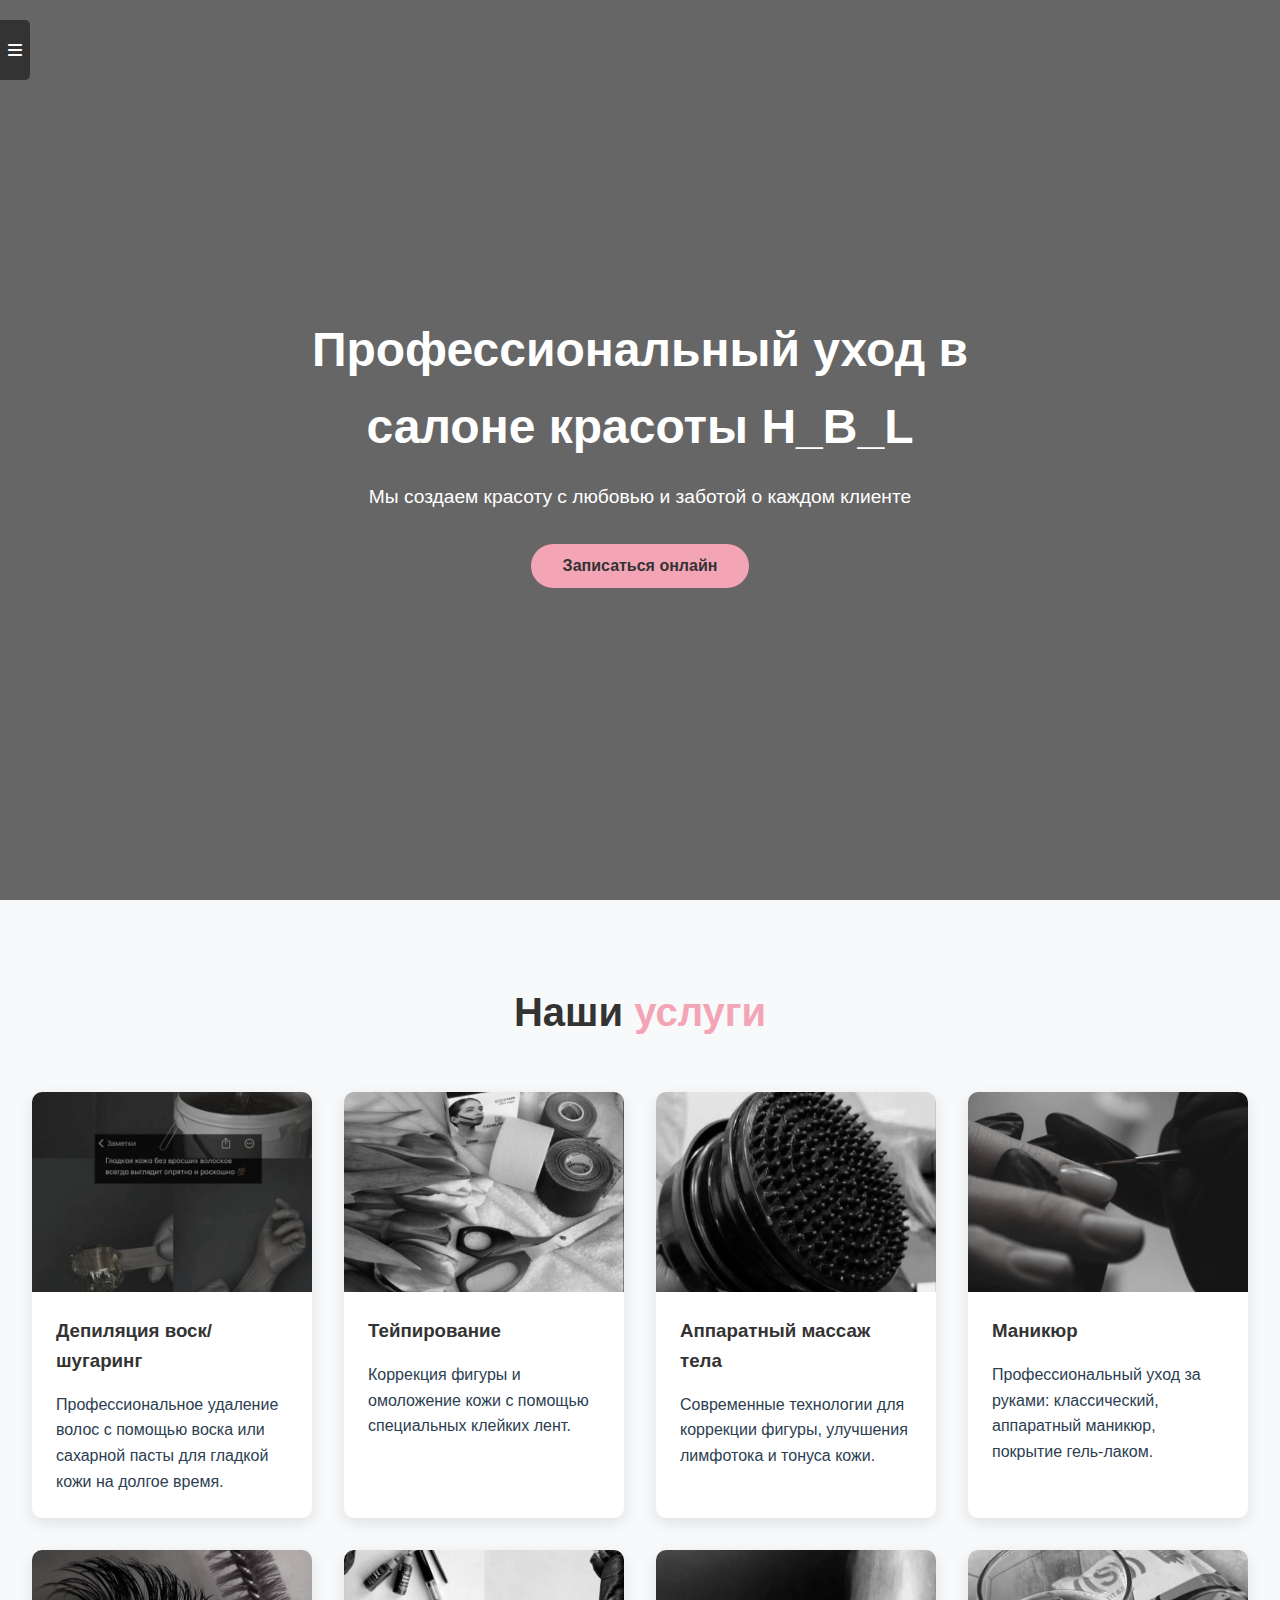
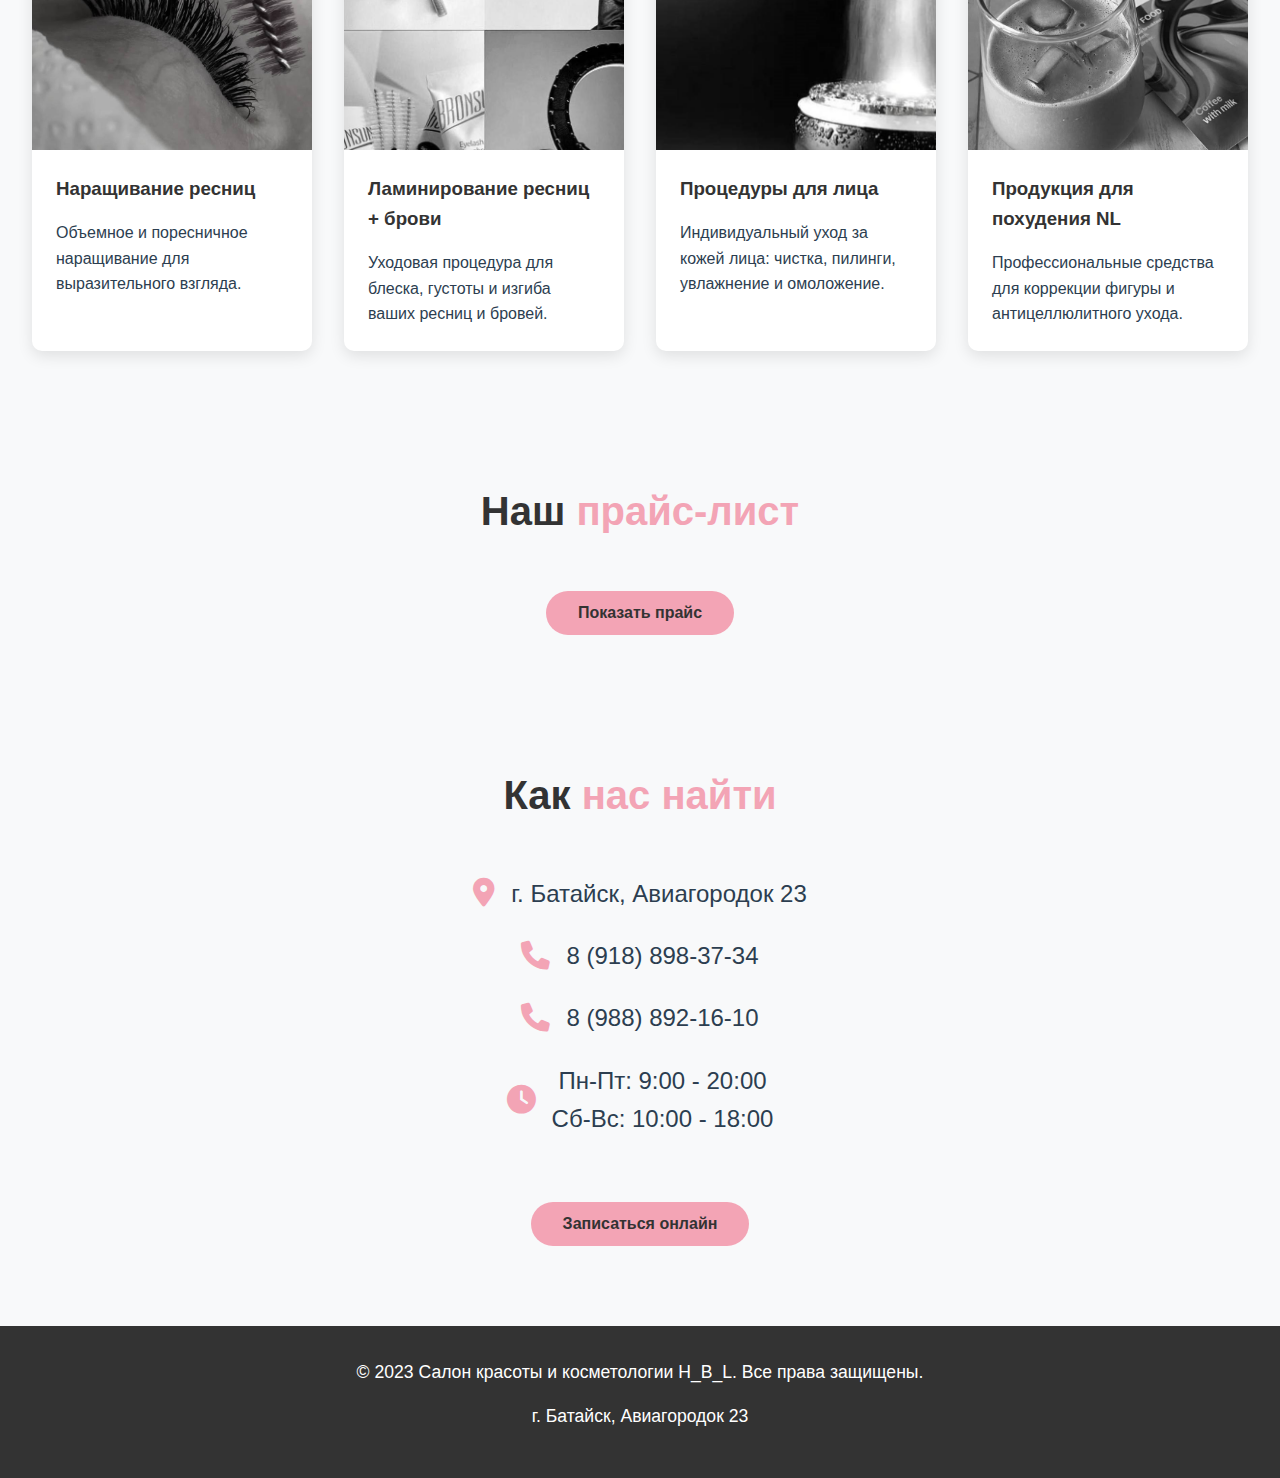
<file: index.html>
<!DOCTYPE html>
<html lang="ru">
<head>
    <meta charset="UTF-8">
    <meta name="viewport" content="width=device-width, initial-scale=1.0">
    <title>H_B_L - Салон красоты и косметологии в Батайске</title>
    <link rel="stylesheet" href="https://cdnjs.cloudflare.com/ajax/libs/font-awesome/6.0.0-beta3/css/all.min.css">
    <link rel="stylesheet" href="styles.css">
    <link rel="icon" href="favicon.ico" type="image/x-icon">
<!-- Или если favicon в папке images -->
<link rel="icon" href="img/photo_2025-07-09_23-07-37.png" type="image/x-icon">
<!-- Для старых браузеров -->
<link rel="shortcut icon" href="img/photo_2025-07-09_23-07-37.png" type="image/x-icon">
<!-- Для Retina-дисплеев -->
<link rel="icon" type="image/png" sizes="32x32" href="img/photo_2025-07-09_23-07-37.png">
<link rel="icon" type="image/png" sizes="16x16" href="img/photo_2025-07-09_23-07-37.png">
<!-- Для Apple устройств -->
<link rel="apple-touch-icon" sizes="180x180" href="img/photo_2025-07-09_23-07-37.png">
</head>
<body>
    <!-- Боковое меню -->
    <div class="side-menu">
        <div class="menu-toggle">
            <i class="fas fa-bars"></i>
        </div>
        
        <a href="#" class="logo">H<span>_</span>B<span>_</span>L</a>
        
        <a href="#services" class="menu-item">
            <i class="fas fa-spa"></i>
            <span>Услуги</span>
        </a>
        
        <a href="#price" class="menu-item">
            <i class="fas fa-tags"></i>
            <span>Прайс</span>
        </a>
        
        <a href="#contact" class="menu-item">
            <i class="fas fa-phone-alt"></i>
            <span>Контакты</span>
        </a>
    </div>

    <section class="hero">
        <div class="hero-content">
            <h1>Профессиональный уход в салоне красоты H_B_L</h1>
            <p>Мы создаем красоту с любовью и заботой о каждом клиенте</p>
            <button id="bookBtn" class="btn">Записаться онлайн</button>
        </div>
    </section>

    <section id="services" class="services">
        <div class="container">
            <h2 class="section-title">Наши <span>услуги</span></h2>
            <div class="services-grid">
                <!-- Депиляция воск/шугаринг -->
                <div class="service-card">
                    <div class="service-img">
                        <img src="img/photo_2025-07-09_21-35-16.jpg" alt="Депиляция">
                    </div>
                    <div class="service-content">
                        <h3>Депиляция воск/шугаринг</h3>
                        <p>Профессиональное удаление волос с помощью воска или сахарной пасты для гладкой кожи на долгое время.</p>
                    </div>
                </div>

                <!-- Тейпирование -->
                <div class="service-card">
                    <div class="service-img">
                        <img src="img/photo_2025-07-09_21-35-21.jpg" alt="Тейпирование">
                    </div>
                    <div class="service-content">
                        <h3>Тейпирование</h3>
                        <p>Коррекция фигуры и омоложение кожи с помощью специальных клейких лент.</p>
                    </div>
                </div>

                <!-- Аппаратный массаж тела -->
                <div class="service-card">
                    <div class="service-img">
                        <img src="img/photo_2025-07-09_21-35-17.jpg" alt="Аппаратный массаж">
                    </div>
                    <div class="service-content">
                        <h3>Аппаратный массаж тела</h3>
                        <p>Современные технологии для коррекции фигуры, улучшения лимфотока и тонуса кожи.</p>
                    </div>
                </div>

                <!-- Маникюр -->
                <div class="service-card">
                    <div class="service-img">
                        <img src="img/photo_2025-07-09_21-35-12.jpg" alt="Маникюр">
                    </div>
                    <div class="service-content">
                        <h3>Маникюр</h3>
                        <p>Профессиональный уход за руками: классический, аппаратный маникюр, покрытие гель-лаком.</p>
                    </div>
                </div>

                <!-- Наращивание ресниц -->
                <div class="service-card">
                    <div class="service-img">
                        <img src="img/photo_2025-07-09_21-35-14.jpg" alt="Наращивание ресниц">
                    </div>
                    <div class="service-content">
                        <h3>Наращивание ресниц</h3>
                        <p>Объемное и поресничное наращивание для выразительного взгляда.</p>
                    </div>
                </div>

                <!-- Ламинирование ресниц + брови -->
                <div class="service-card">
                    <div class="service-img">
                        <img src="img/photo_2025-07-09_21-35-15.jpg" alt="Ламинирование">
                    </div>
                    <div class="service-content">
                        <h3>Ламинирование ресниц + брови</h3>
                        <p>Уходовая процедура для блеска, густоты и изгиба ваших ресниц и бровей.</p>
                    </div>
                </div>

                <!-- Процедуры для лица -->
                <div class="service-card">
                    <div class="service-img">
                        <img src="img/photo_2025-07-09_21-35-18.jpg" alt="Процедуры для лица">
                    </div>
                    <div class="service-content">
                        <h3>Процедуры для лица</h3>
                        <p>Индивидуальный уход за кожей лица: чистка, пилинги, увлажнение и омоложение.</p>
                    </div>
                </div>

                <!-- Продукция для похудения NL -->
                <div class="service-card">
                    <div class="service-img">
                        <img src="img/photo_2025-07-09_21-35-20.jpg" alt="Продукция NL">
                    </div>
                    <div class="service-content">
                        <h3>Продукция для похудения NL</h3>
                        <p>Профессиональные средства для коррекции фигуры и антицеллюлитного ухода.</p>
                    </div>
                </div>
            </div>
        </div>
    </section>

    <section id="price" class="price-list">
        <div class="container">
            <h2 class="section-title">Наш <span>прайс-лист</span></h2>
            <button id="priceBtn" class="price-btn">Показать прайс</button>
        </div>
    </section>

    <section id="contact" class="contact">
        <div class="container">
            <h2 class="section-title">Как <span>нас найти</span></h2>
            <div class="contact-info">
                <div class="contact-details">
                    <div class="contact-item">
                        <i class="fas fa-map-marker-alt"></i>
                        <span>г. Батайск, Авиагородок 23</span>
                    </div>
                    <div class="contact-item">
                        <i class="fas fa-phone"></i>
                        <span>8 (918) 898-37-34</span>
                    </div>
                    <div class="contact-item">
                        <i class="fas fa-phone"></i>
                        <span>8 (988) 892-16-10</span>
                    </div>
                    <div class="contact-item">
                        <i class="fas fa-clock"></i>
                        <div>
                            <p>Пн-Пт: 9:00 - 20:00</p>
                            <p>Сб-Вс: 10:00 - 18:00</p>
                        </div>
                    </div>
                </div>
                
                <button id="bookBtn2" class="btn" style="margin-top: 2rem;">Записаться онлайн</button>
            </div>
        </div>
    </section>

    <footer>
        <div class="container footer-content">
            <p>© 2023 Салон красоты и косметологии H_B_L. Все права защищены.</p>
            <p>г. Батайск, Авиагородок 23</p>
        </div>
    </footer>

    <!-- Модальное окно для записи -->
    <div id="bookingModal" class="modal">
        <div class="modal-content">
            <span class="close">&times;</span>
            <h3 class="modal-title">Выберите удобный способ записи</h3>
            <div class="social-booking">
                <a href="https://vk.com/aaa_h_bl" class="social-btn vk-btn">
                    <i class="fab fa-vk"></i> Записаться через ВКонтакте
                </a>
                <a href="https://t.me/Aaa_H_BL" class="social-btn telegram-btn">
                    <i class="fab fa-telegram"></i> Записаться через Telegram
                </a>
                <a href="https://wa.me/79188983734" class="social-btn whatsapp-btn">
                    <i class="fab fa-whatsapp"></i> Записаться через WhatsApp
                </a>
            </div>
        </div>
    </div>

    <!-- Модальное окно для прайс-листа -->
    <div id="priceModal" class="modal price-modal">
        <div class="modal-content">
            <span class="close">&times;</span>
            <h3 class="modal-title">Прайс-лист салона красоты <span>H_B_L</span></h3>
            <div class="price-table-container">
                <table class="price-table">
                    <thead>
                        <tr>
                            <th>№</th>
                            <th>Услуга</th>
                            <th>Описание</th>
                            <th>Время</th>
                            <th>Цена</th>
                        </tr>
                    </thead>
                    <tbody>
                        <tr>
                            <td>1</td>
                            <td>Депиляция воском</td>
                            <td>Зона бикини классическая</td>
                            <td>30 мин</td>
                            <td>500 руб.</td>
                        </tr>
                        <tr>
                            <td>2</td>
                            <td>Шугаринг</td>
                            <td>Ноги полностью</td>
                            <td>60 мин</td>
                            <td>1000 руб.</td>
                        </tr>
                        <tr>
                            <td>3</td>
                            <td>Тейпирование лица</td>
                            <td>Лифтинг-процедура</td>
                            <td>45 мин</td>
                            <td>500 руб.</td>
                        </tr>
                        <tr>
                            <td>4</td>
                            <td>Аппаратный массаж</td>
                            <td>Спина + шейно-воротниковая зона</td>
                            <td>60 мин</td>
                            <td>от 1200 руб.</td>
                        </tr>
                        <tr>
                            <td>5</td>
                            <td>Маникюр</td>
                            <td>Аппаратный + покрытие гель-лак</td>
                            <td>90 мин</td>
                            <td>1 800 руб.</td>
                        </tr>
                        <tr>
                            <td>6</td>
                            <td>Наращивание ресниц</td>
                            <td>Объем 1.5D</td>
                            <td>120 мин</td>
                            <td>1300 руб.</td>
                        </tr>
                        <tr>
                            <td>7</td>
                            <td>Ламинирование ресниц</td>
                            <td>С окрашиванием</td>
                            <td>60 мин</td>
                            <td>900 руб.</td>
                        </tr>
                        <tr>
                            <td>8</td>
                            <td>Чистка лица</td>
                            <td>Ультразвуковая</td>
                            <td>60 мин</td>
                            <td>1300 руб.</td>
                        </tr>
                        <tr>
                            <td>9</td>
                            <td>Программа NL</td>
                            <td>Курс из 5 процедур</td>
                            <td>-</td>
                            <td>12 000 руб.</td>
                        </tr>
                        <tr>
                            <td>10</td>
                            <td>Комплекс "Все включено"</td>
                            <td>Маникюр + педикюр + чистка лица</td>
                            <td>180 мин</td>
                            <td>4000 руб.</td>
                        </tr>
                    </tbody>
                </table>
            </div>
        </div>
    </div>

    <script src="script.js"></script>
</body>
</html>
</file>
<file: styles.css>
:root {
    --primary-color: #333333;
    --secondary-color: #ffffff;
    --accent-color: #f8d7da;
    --pink-accent: #f3a4b5;
    --text-color: #2c3e50;
    --light-gray: #f8f9fa;
}

* {
    margin: 0;
    padding: 0;
    box-sizing: border-box;
    font-family: 'Segoe UI', Tahoma, Geneva, Verdana, sans-serif;
}

body {
    color: var(--text-color);
    line-height: 1.6;
    background-color: var(--secondary-color);
    transition: margin-left 0.3s;
}

.side-menu {
    position: fixed;
    left: -80px;
    top: 0;
    width: 80px;
    height: 100vh;
    background-color: var(--primary-color);
    display: flex;
    flex-direction: column;
    align-items: center;
    padding-top: 1rem;
    z-index: 1000;
    transition: left 0.3s;
}

.side-menu:hover {
    left: 0;
}

.menu-toggle {
    position: absolute;
    right: -30px;
    top: 20px;
    width: 30px;
    height: 60px;
    background-color: var(--primary-color);
    border-radius: 0 5px 5px 0;
    display: flex;
    align-items: center;
    justify-content: center;
    color: var(--secondary-color);
    cursor: pointer;
}

.menu-item {
    color: var(--secondary-color);
    text-decoration: none;
    margin-bottom: 1.5rem;
    text-align: center;
    transition: all 0.3s;
    width: 100%;
    padding: 0.8rem 0;
}

.menu-item:hover {
    background-color: var(--pink-accent);
    color: var(--primary-color);
}

.menu-item i {
    font-size: 1.3rem;
    margin-bottom: 0.3rem;
    display: block;
}

.menu-item span {
    font-size: 0.7rem;
    display: block;
}

.logo {
    font-size: 1.2rem;
    font-weight: 700;
    color: var(--secondary-color);
    text-decoration: none;
    margin-bottom: 1.5rem;
    padding: 0.5rem 0;
    text-align: center;
}

.logo span {
    color: var(--pink-accent);
}

.hero {
    background: linear-gradient(rgba(0, 0, 0, 0.6), rgba(0, 0, 0, 0.6)), url('https://images.unsplash.com/photo-1522335789203-aabd1fc54bc9?ixlib=rb-1.2.1&auto=format&fit=crop&w=1350&q=80') no-repeat center center/cover;
    height: 100vh;
    display: flex;
    align-items: center;
    text-align: center;
    color: var(--secondary-color);
    margin-top: 0;
}

.hero-content {
    max-width: 800px;
    margin: 0 auto;
    padding: 0 1rem;
}

.hero h1 {
    font-size: 3rem;
    margin-bottom: 1rem;
}

.hero p {
    font-size: 1.2rem;
    margin-bottom: 2rem;
}

.btn {
    display: inline-block;
    background-color: var(--pink-accent);
    color: var(--primary-color);
    padding: 0.8rem 2rem;
    border: none;
    border-radius: 50px;
    font-size: 1rem;
    font-weight: 600;
    cursor: pointer;
    transition: all 0.3s;
    text-decoration: none;
}

.btn:hover {
    background-color: var(--secondary-color);
    transform: translateY(-3px);
    box-shadow: 0 10px 20px rgba(0, 0, 0, 0.1);
}

section {
    padding: 5rem 0;
}

.section-title {
    text-align: center;
    margin-bottom: 3rem;
    font-size: 2.5rem;
    color: var(--primary-color);
}

.section-title span {
    color: var(--pink-accent);
}

.services {
    background-color: var(--light-gray);
}

.services-grid {
    display: grid;
    grid-template-columns: repeat(auto-fit, minmax(280px, 1fr));
    gap: 2rem;
    padding: 0 2rem;
}

.service-card {
    background-color: var(--secondary-color);
    border-radius: 10px;
    overflow: hidden;
    box-shadow: 0 5px 15px rgba(0, 0, 0, 0.1);
    transition: transform 0.3s;
}

.service-card:hover {
    transform: translateY(-10px);
}

.service-img {
    height: 200px;
    overflow: hidden;
}

.service-img img {
    width: 100%;
    height: 100%;
    object-fit: cover;
    transition: transform 0.5s;
}

.service-card:hover .service-img img {
    transform: scale(1.1);
}

.service-content {
    padding: 1.5rem;
}

.service-content h3 {
    margin-bottom: 1rem;
    color: var(--primary-color);
}

.price-list {
    background-color: var(--light-gray);
    padding: 3rem 0;
}

.price-btn {
    display: block;
    margin: 0 auto;
    background-color: var(--pink-accent);
    color: var(--primary-color);
    padding: 0.8rem 2rem;
    border: none;
    border-radius: 50px;
    font-size: 1rem;
    font-weight: 600;
    cursor: pointer;
    transition: all 0.3s;
    text-decoration: none;
    text-align: center;
    max-width: 200px;
}

.price-btn:hover {
    background-color: var(--secondary-color);
    transform: translateY(-3px);
    box-shadow: 0 10px 20px rgba(0, 0, 0, 0.1);
}

.contact {
    background-color: var(--light-gray);
    text-align: center;
}

.contact-info {
    max-width: 800px;
    margin: 0 auto;
    padding: 0 2rem;
}

.contact-info h3 {
    margin-bottom: 2rem;
    font-size: 2rem;
    color: var(--primary-color);
}

.contact-details {
    display: flex;
    flex-direction: column;
    gap: 1.5rem;
    margin-bottom: 2rem;
}

.contact-item {
    font-size: 1.5rem;
    display: flex;
    align-items: center;
    justify-content: center;
    gap: 1rem;
}

.contact-item i {
    color: var(--pink-accent);
    font-size: 1.8rem;
}

.contact-item a {
    color: var(--primary-color);
    text-decoration: none;
    transition: color 0.3s;
}

.contact-item a:hover {
    color: var(--pink-accent);
}

footer {
    background-color: var(--primary-color);
    color: var(--secondary-color);
    text-align: center;
    padding: 2rem 0;
}

.footer-content p {
    margin-bottom: 1rem;
    font-size: 1.1rem;
}

.modal {
    display: none;
    position: fixed;
    z-index: 2000;
    left: 0;
    top: 0;
    width: 100%;
    height: 100%;
    background-color: rgba(0, 0, 0, 0.5);
    overflow: auto;
}

.modal-content {
    background-color: var(--secondary-color);
    margin: 10% auto;
    padding: 2rem;
    border-radius: 10px;
    width: 90%;
    max-width: 500px;
    box-shadow: 0 5px 30px rgba(0, 0, 0, 0.3);
    position: relative;
    animation: modalopen 0.5s;
}

.price-modal .modal-content {
    max-width: 800px;
    width: 95%;
    padding: 2rem;
}

.price-table-container {
    overflow-x: auto;
    margin-bottom: 20px;
}

.price-table {
    width: 100%;
    border-collapse: collapse;
    margin: 20px 0;
    box-shadow: 0 5px 15px rgba(0,0,0,0.1);
}

.price-table th {
    background-color: var(--pink-accent);
    color: var(--secondary-color);
    padding: 15px;
    text-align: left;
    font-weight: 600;
}

.price-table td {
    padding: 12px 15px;
    border-bottom: 1px solid var(--light-gray);
}

.price-table tr:nth-child(even) {
    background-color: var(--light-gray);
}

.price-table tr:hover {
    background-color: var(--accent-color);
}

@keyframes modalopen {
    from {
        opacity: 0;
        transform: translateY(-50px);
    }
    to {
        opacity: 1;
        transform: translateY(0);
    }
}

.close {
    position: absolute;
    top: 1rem;
    right: 1.5rem;
    font-size: 1.5rem;
    color: var(--primary-color);
    cursor: pointer;
    transition: color 0.3s;
}

.close:hover {
    color: var(--pink-accent);
}

.modal-title {
    text-align: center;
    margin-bottom: 1.5rem;
    color: var(--primary-color);
}

.social-booking {
    display: grid;
    grid-template-columns: 1fr;
    gap: 1rem;
}

.social-btn {
    display: flex;
    align-items: center;
    justify-content: center;
    padding: 1rem;
    border-radius: 5px;
    color: var(--secondary-color);
    text-decoration: none;
    font-weight: 600;
    transition: all 0.3s;
}

.social-btn i {
    margin-right: 0.5rem;
    font-size: 1.2rem;
}

.social-btn:hover {
    transform: translateY(-3px);
    box-shadow: 0 5px 15px rgba(0, 0, 0, 0.1);
}

.vk-btn {
    background-color: #4a76a8;
}

.telegram-btn {
    background-color: #0088cc;
}

.whatsapp-btn {
    background-color: #25D366;
}

.phone-btn {
    background-color: var(--pink-accent);
    color: var(--primary-color);
}

@media (max-width: 768px) {
    .hero h1 {
        font-size: 2.5rem;
    }
    
    .section-title {
        font-size: 2rem;
    }
    
    .side-menu {
        left: -80px;
        width: 60px;
    }
    
    .side-menu:hover {
        left: 0;
    }
    
    .menu-item i {
        font-size: 1.1rem;
    }
    
    .menu-item span {
        font-size: 0.6rem;
    }
    
    .logo {
        font-size: 1rem;
    }
    
    .services-grid {
        padding: 0 1rem;
    }
    
    .price-table {
        font-size: 14px;
    }
    
    .price-table th, 
    .price-table td {
        padding: 8px 10px;
    }
    
    .contact-item {
        font-size: 1.2rem;
        flex-direction: column;
        text-align: center;
    }
    
    .contact-item i {
        margin-bottom: 0.5rem;
    }
}
</file>
